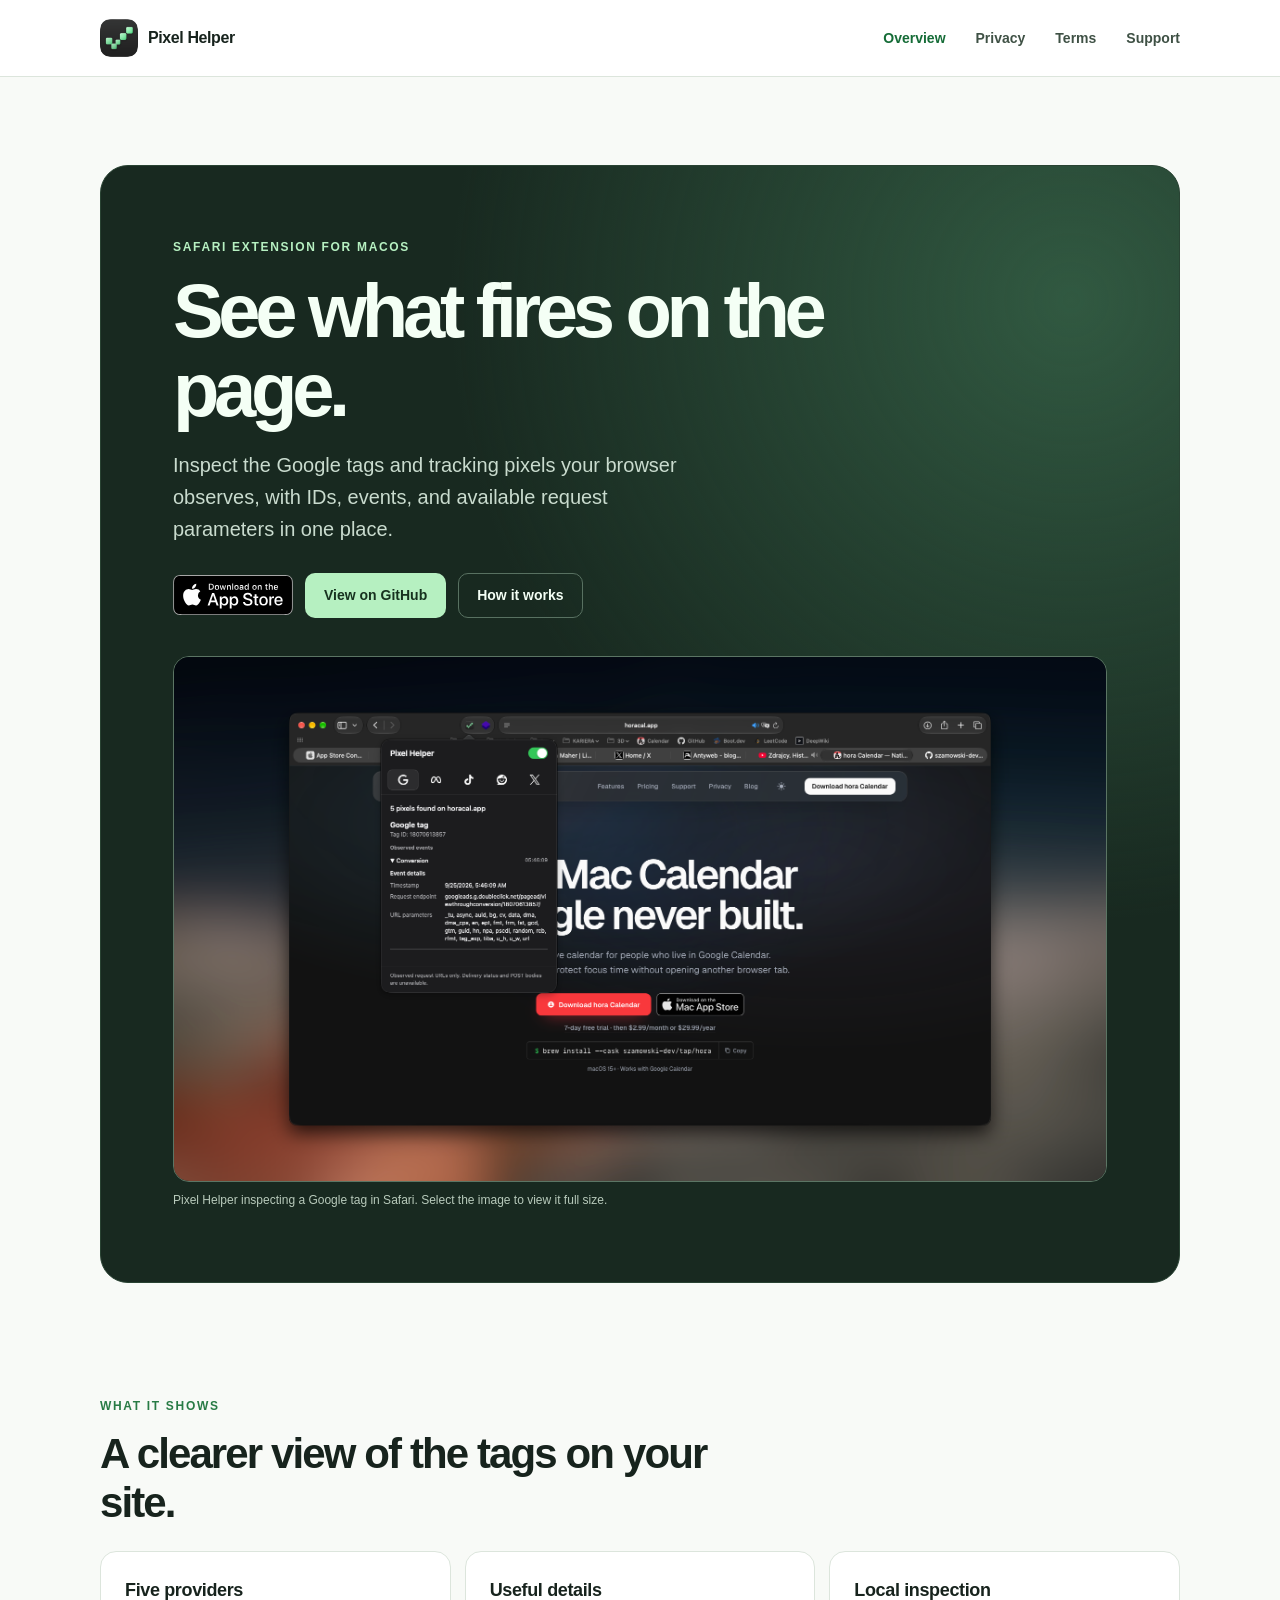
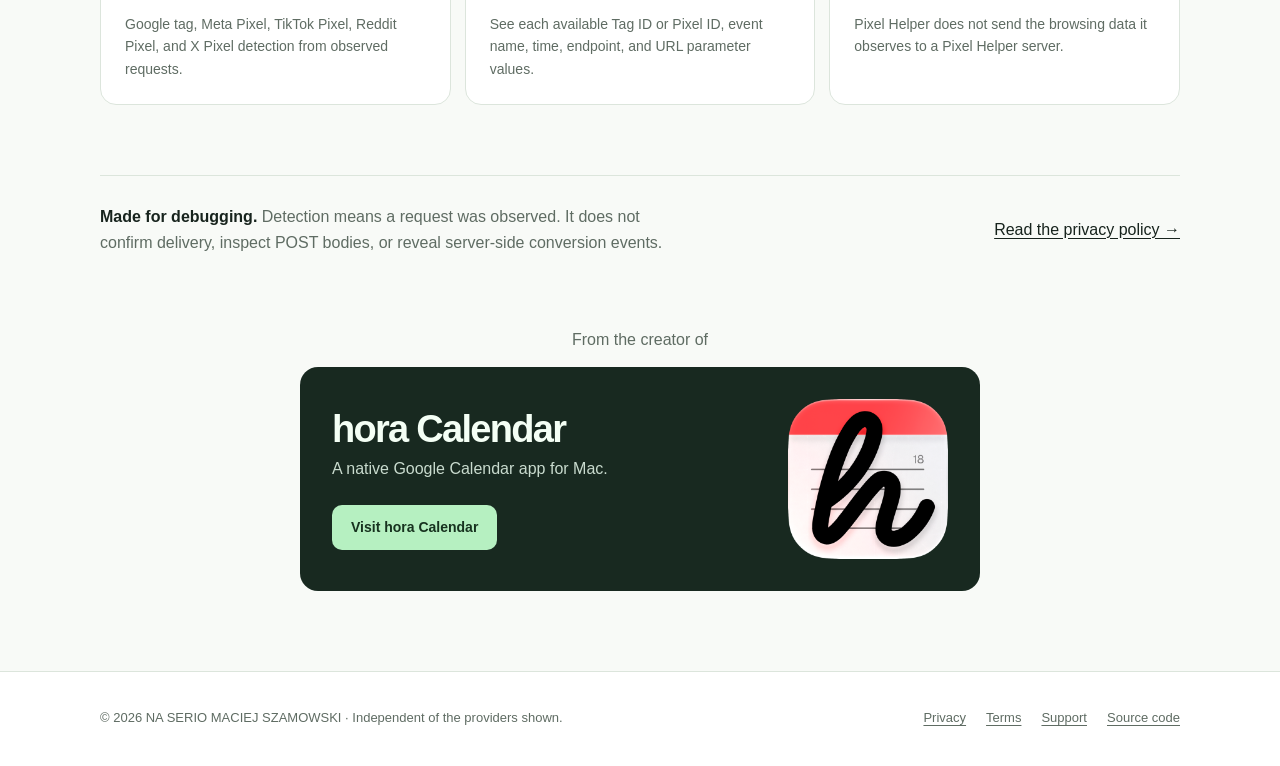
<file: docs/index.html>
<!doctype html>
<html lang="en">
<head>
  <meta charset="utf-8">
  <meta name="viewport" content="width=device-width, initial-scale=1">
  <meta name="description" content="Pixel Helper is a Safari extension for Mac that shows Google tags and Meta, TikTok, Reddit, and X pixels observed on the current page.">
  <title>Pixel Helper for Safari</title>
  <link rel="icon" href="favicon-32.png" type="image/png" sizes="32x32">
  <link rel="icon" href="icon.png" type="image/png" sizes="128x128">
  <link rel="stylesheet" href="styles.css">
</head>
<body>
  <header class="site-header"><div class="wrap">
    <a class="brand" href="./" aria-label="Pixel Helper home"><img src="icon.png" alt="">Pixel Helper</a>
    <nav class="site-nav" aria-label="Main navigation"><a href="./" aria-current="page">Overview</a><a href="privacy.html">Privacy</a><a href="terms.html">Terms</a><a href="support.html">Support</a></nav>
  </div></header>
  <main>
    <section class="hero wrap"><div class="hero-panel">
      <div>
        <p class="eyebrow">Safari extension for macOS</p>
        <h1>See what fires on the page.</h1>
        <p>Inspect the Google tags and tracking pixels your browser observes, with IDs, events, and available request parameters in one place.</p>
        <div class="actions"><a class="app-store-badge" href="https://apps.apple.com/app/apple-store/id6815964698?pt=128724444&amp;ct=website&amp;mt=8"><img src="app-store-badge.svg" width="120" height="40" alt="Download on the App Store"></a><a class="button" href="https://github.com/szamowski-dev/pixel-helper">View on GitHub</a><a class="button secondary" href="support.html">How it works</a></div>
      </div>
      <figure class="product-shot"><a href="pixel-helper-safari.png" aria-label="Open full-size Pixel Helper screenshot"><img src="pixel-helper-safari.png" width="2010" height="1131" alt="Pixel Helper in Safari showing a Google tag, its Tag ID, and conversion request details on horacal.app"></a><figcaption>Pixel Helper inspecting a Google tag in Safari. Select the image to view it full size.</figcaption></figure>
    </div></section>
    <section class="section wrap" aria-labelledby="features-title">
      <p class="eyebrow">What it shows</p><h2 class="section-heading" id="features-title">A clearer view of the tags on your site.</h2>
      <div class="cards">
        <div class="card"><h3>Five providers</h3><p>Google tag, Meta Pixel, TikTok Pixel, Reddit Pixel, and X Pixel detection from observed requests.</p></div>
        <div class="card"><h3>Useful details</h3><p>See each available Tag ID or Pixel ID, event name, time, endpoint, and URL parameter values.</p></div>
        <div class="card"><h3>Local inspection</h3><p>Pixel Helper does not send the browsing data it observes to a Pixel Helper server.</p></div>
      </div>
    </section>
    <section class="wrap strip"><p><strong>Made for debugging.</strong> Detection means a request was observed. It does not confirm delivery, inspect POST bodies, or reveal server-side conversion events.</p><a href="privacy.html">Read the privacy policy →</a></section>
    <section class="creator-section wrap" aria-labelledby="creator-title">
      <p>From the creator of</p>
      <div class="creator-card">
        <div>
          <h2 id="creator-title">hora Calendar</h2>
          <p>A native Google Calendar app for Mac.</p>
          <a class="button" href="https://horacal.app/">Visit hora Calendar</a>
        </div>
        <img src="hora-icon.png" width="512" height="512" alt="" loading="lazy">
      </div>
    </section>
  </main>
  <footer class="site-footer"><div class="wrap"><span>© 2026 NA SERIO MACIEJ SZAMOWSKI · Independent of the providers shown.</span><nav class="footer-links" aria-label="Footer"><a href="privacy.html">Privacy</a><a href="terms.html">Terms</a><a href="support.html">Support</a><a href="https://github.com/szamowski-dev/pixel-helper">Source code</a></nav></div></footer>
</body>
</html>
</file>
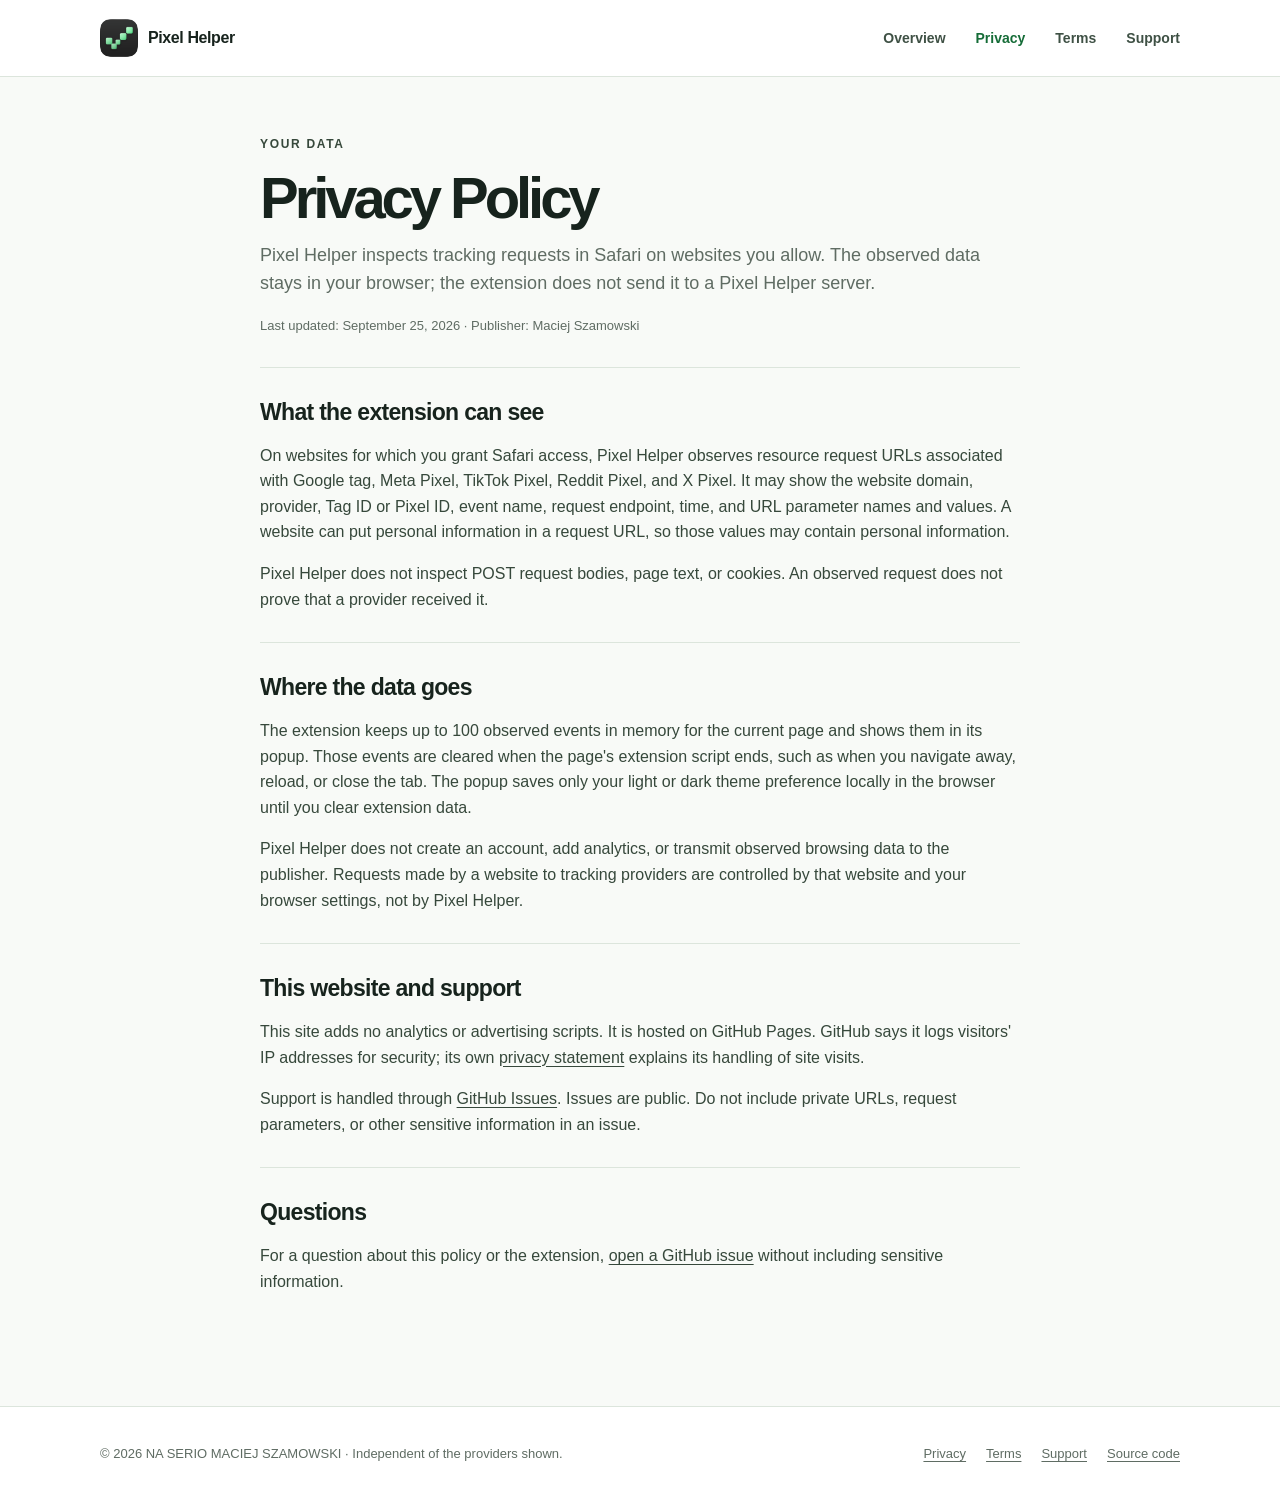
<file: docs/privacy.html>
<!doctype html>
<html lang="en">
<head>
  <meta charset="utf-8">
  <meta name="viewport" content="width=device-width, initial-scale=1">
  <meta name="description" content="Privacy policy for Pixel Helper, a Safari extension for macOS.">
  <title>Privacy Policy · Pixel Helper</title>
  <link rel="icon" href="favicon-32.png" type="image/png" sizes="32x32">
  <link rel="icon" href="icon.png" type="image/png" sizes="128x128">
  <link rel="stylesheet" href="styles.css">
</head>
<body>
  <header class="site-header"><div class="wrap">
    <a class="brand" href="./" aria-label="Pixel Helper home"><img src="icon.png" alt="">Pixel Helper</a>
    <nav class="site-nav" aria-label="Main navigation"><a href="./">Overview</a><a href="privacy.html" aria-current="page">Privacy</a><a href="terms.html">Terms</a><a href="support.html">Support</a></nav>
  </div></header>
  <main class="wrap"><article class="document">
    <p class="eyebrow">Your data</p><h1>Privacy Policy</h1>
    <p class="lead">Pixel Helper inspects tracking requests in Safari on websites you allow. The observed data stays in your browser; the extension does not send it to a Pixel Helper server.</p>
    <p class="updated">Last updated: September 25, 2026 · Publisher: Maciej Szamowski</p>

    <section><h2>What the extension can see</h2>
      <p>On websites for which you grant Safari access, Pixel Helper observes resource request URLs associated with Google tag, Meta Pixel, TikTok Pixel, Reddit Pixel, and X Pixel. It may show the website domain, provider, Tag ID or Pixel ID, event name, request endpoint, time, and URL parameter names and values. A website can put personal information in a request URL, so those values may contain personal information.</p>
      <p>Pixel Helper does not inspect POST request bodies, page text, or cookies. An observed request does not prove that a provider received it.</p>
    </section>
    <section><h2>Where the data goes</h2>
      <p>The extension keeps up to 100 observed events in memory for the current page and shows them in its popup. Those events are cleared when the page's extension script ends, such as when you navigate away, reload, or close the tab. The popup saves only your light or dark theme preference locally in the browser until you clear extension data.</p>
      <p>Pixel Helper does not create an account, add analytics, or transmit observed browsing data to the publisher. Requests made by a website to tracking providers are controlled by that website and your browser settings, not by Pixel Helper.</p>
    </section>
    <section><h2>This website and support</h2>
      <p>This site adds no analytics or advertising scripts. It is hosted on GitHub Pages. GitHub says it logs visitors' IP addresses for security; its own <a href="https://docs.github.com/en/site-policy/privacy-policies/github-general-privacy-statement">privacy statement</a> explains its handling of site visits.</p>
      <p>Support is handled through <a href="https://github.com/szamowski-dev/pixel-helper/issues/new">GitHub Issues</a>. Issues are public. Do not include private URLs, request parameters, or other sensitive information in an issue.</p>
    </section>
    <section><h2>Questions</h2>
      <p>For a question about this policy or the extension, <a href="https://github.com/szamowski-dev/pixel-helper/issues/new">open a GitHub issue</a> without including sensitive information.</p>
    </section>
  </article></main>
  <footer class="site-footer"><div class="wrap"><span>© 2026 NA SERIO MACIEJ SZAMOWSKI · Independent of the providers shown.</span><nav class="footer-links" aria-label="Footer"><a href="privacy.html">Privacy</a><a href="terms.html">Terms</a><a href="support.html">Support</a><a href="https://github.com/szamowski-dev/pixel-helper">Source code</a></nav></div></footer>
</body>
</html>
</file>
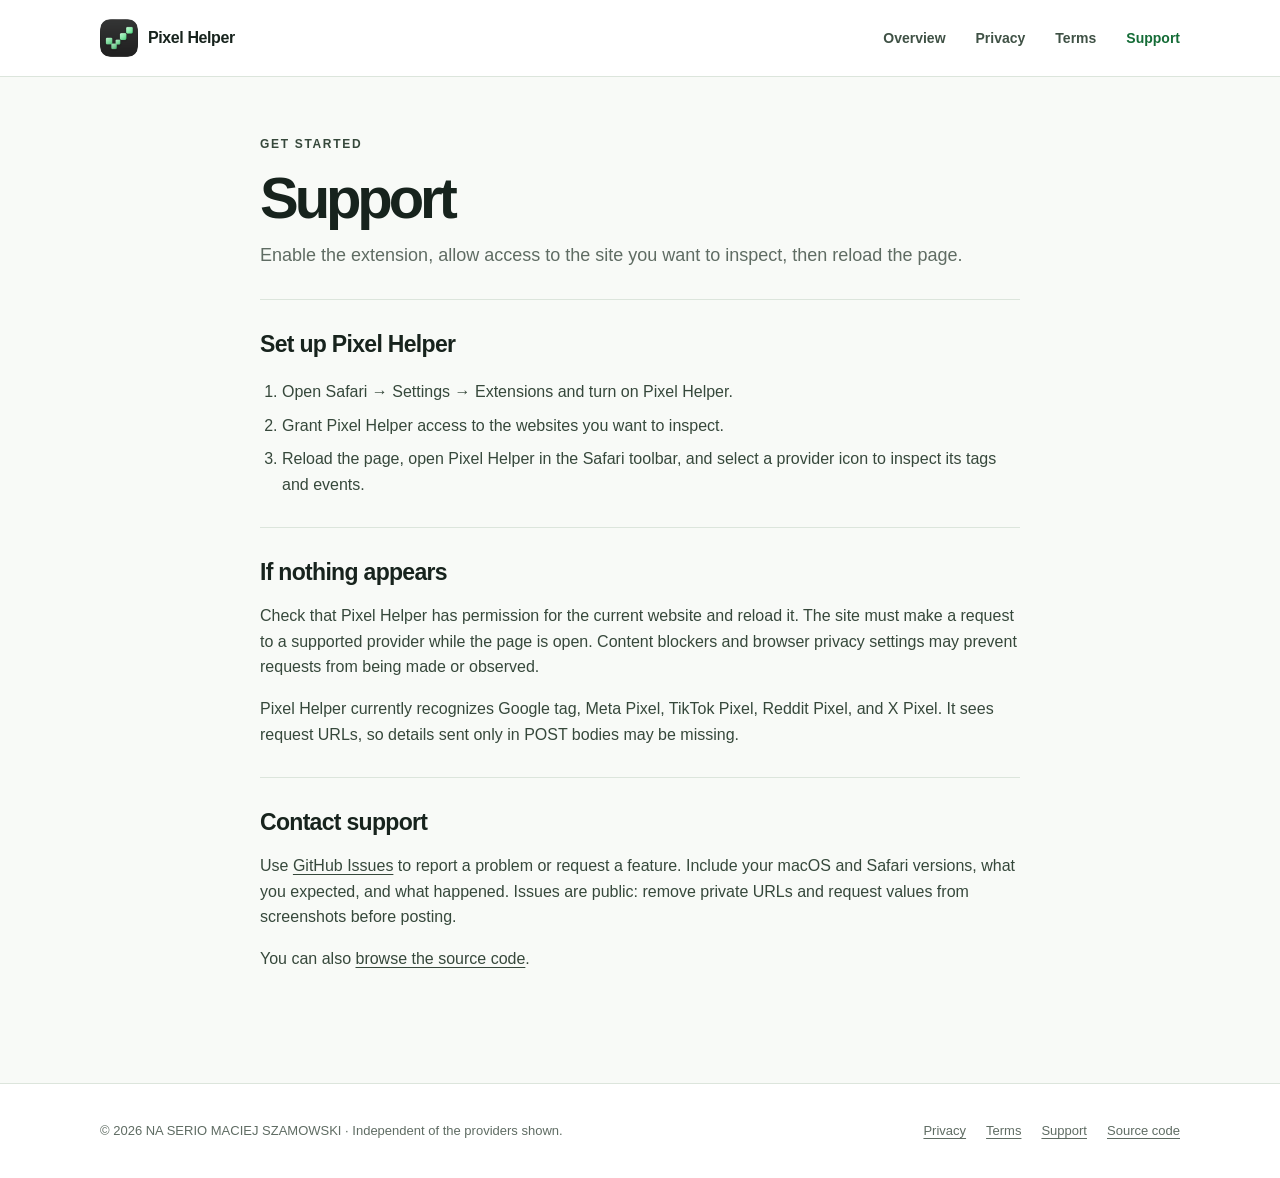
<file: docs/support.html>
<!doctype html>
<html lang="en">
<head>
  <meta charset="utf-8">
  <meta name="viewport" content="width=device-width, initial-scale=1">
  <meta name="description" content="Help and support for Pixel Helper in Safari on macOS.">
  <title>Support · Pixel Helper</title>
  <link rel="icon" href="favicon-32.png" type="image/png" sizes="32x32">
  <link rel="icon" href="icon.png" type="image/png" sizes="128x128">
  <link rel="stylesheet" href="styles.css">
</head>
<body>
  <header class="site-header"><div class="wrap">
    <a class="brand" href="./" aria-label="Pixel Helper home"><img src="icon.png" alt="">Pixel Helper</a>
    <nav class="site-nav" aria-label="Main navigation"><a href="./">Overview</a><a href="privacy.html">Privacy</a><a href="terms.html">Terms</a><a href="support.html" aria-current="page">Support</a></nav>
  </div></header>
  <main class="wrap"><article class="document">
    <p class="eyebrow">Get started</p><h1>Support</h1>
    <p class="lead">Enable the extension, allow access to the site you want to inspect, then reload the page.</p>

    <section><h2>Set up Pixel Helper</h2>
      <ol><li>Open Safari → Settings → Extensions and turn on Pixel Helper.</li><li>Grant Pixel Helper access to the websites you want to inspect.</li><li>Reload the page, open Pixel Helper in the Safari toolbar, and select a provider icon to inspect its tags and events.</li></ol>
    </section>
    <section><h2>If nothing appears</h2>
      <p>Check that Pixel Helper has permission for the current website and reload it. The site must make a request to a supported provider while the page is open. Content blockers and browser privacy settings may prevent requests from being made or observed.</p>
      <p>Pixel Helper currently recognizes Google tag, Meta Pixel, TikTok Pixel, Reddit Pixel, and X Pixel. It sees request URLs, so details sent only in POST bodies may be missing.</p>
    </section>
    <section><h2>Contact support</h2>
      <p>Use <a href="https://github.com/szamowski-dev/pixel-helper/issues/new">GitHub Issues</a> to report a problem or request a feature. Include your macOS and Safari versions, what you expected, and what happened. Issues are public: remove private URLs and request values from screenshots before posting.</p>
      <p>You can also <a href="https://github.com/szamowski-dev/pixel-helper">browse the source code</a>.</p>
    </section>
  </article></main>
  <footer class="site-footer"><div class="wrap"><span>© 2026 NA SERIO MACIEJ SZAMOWSKI · Independent of the providers shown.</span><nav class="footer-links" aria-label="Footer"><a href="privacy.html">Privacy</a><a href="terms.html">Terms</a><a href="support.html">Support</a><a href="https://github.com/szamowski-dev/pixel-helper">Source code</a></nav></div></footer>
</body>
</html>
</file>
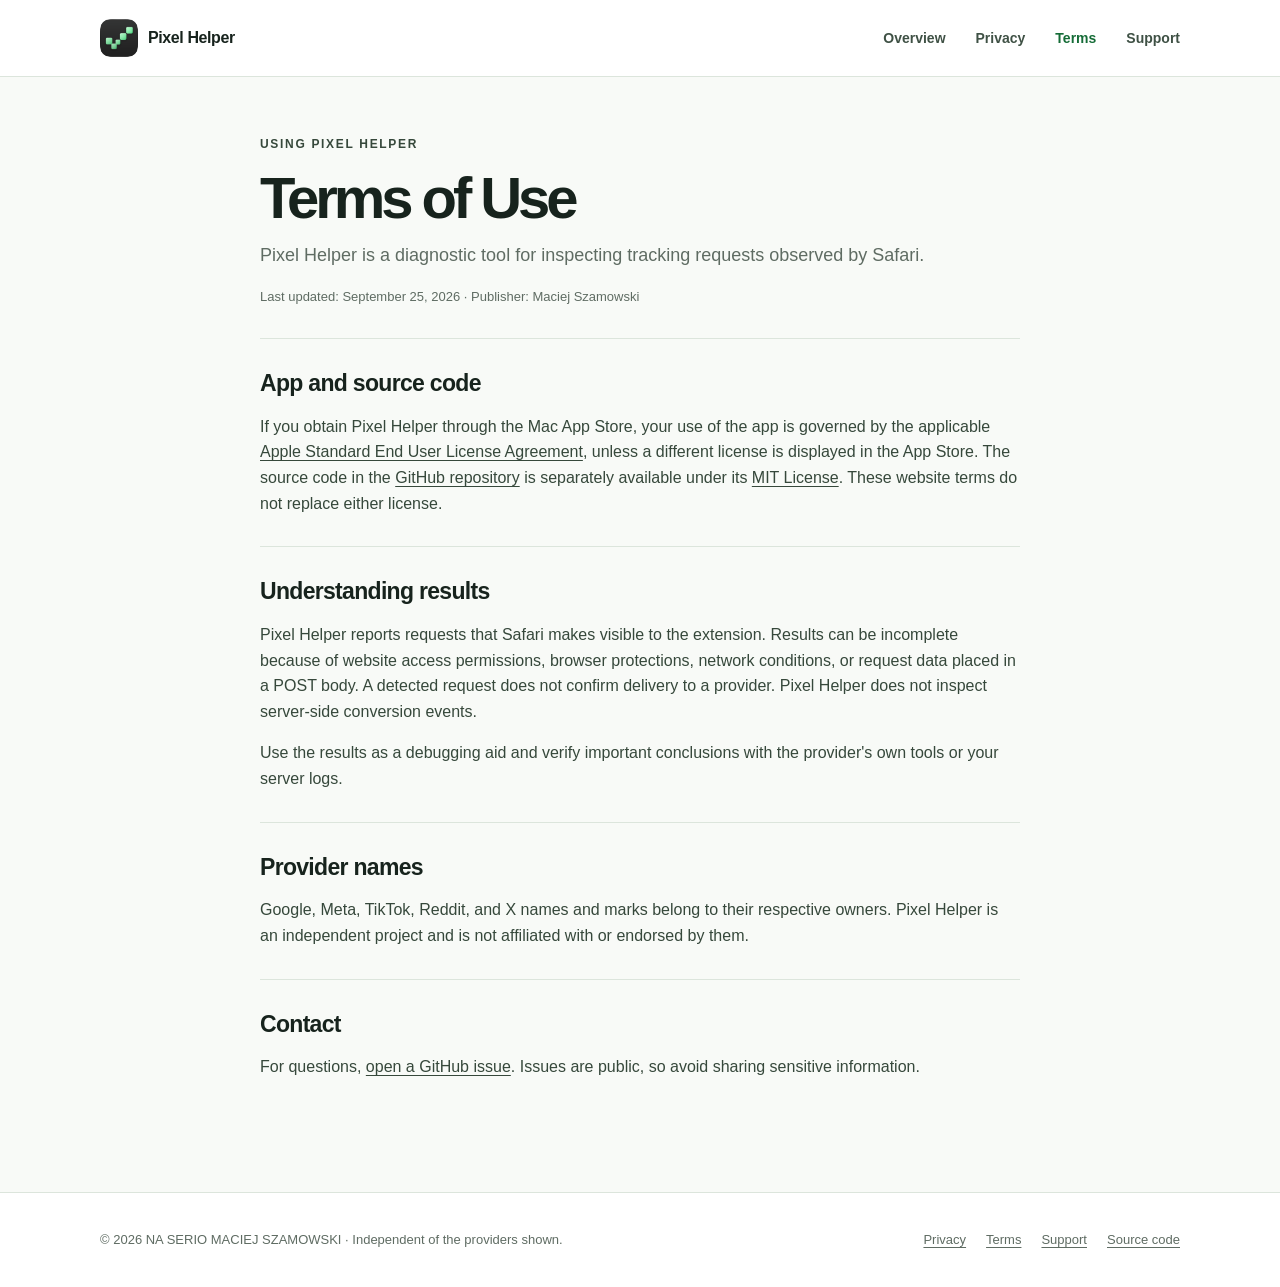
<file: docs/terms.html>
<!doctype html>
<html lang="en">
<head>
  <meta charset="utf-8">
  <meta name="viewport" content="width=device-width, initial-scale=1">
  <meta name="description" content="Terms of Use for the Pixel Helper website and Safari extension.">
  <title>Terms of Use · Pixel Helper</title>
  <link rel="icon" href="favicon-32.png" type="image/png" sizes="32x32">
  <link rel="icon" href="icon.png" type="image/png" sizes="128x128">
  <link rel="stylesheet" href="styles.css">
</head>
<body>
  <header class="site-header"><div class="wrap">
    <a class="brand" href="./" aria-label="Pixel Helper home"><img src="icon.png" alt="">Pixel Helper</a>
    <nav class="site-nav" aria-label="Main navigation"><a href="./">Overview</a><a href="privacy.html">Privacy</a><a href="terms.html" aria-current="page">Terms</a><a href="support.html">Support</a></nav>
  </div></header>
  <main class="wrap"><article class="document">
    <p class="eyebrow">Using Pixel Helper</p><h1>Terms of Use</h1>
    <p class="lead">Pixel Helper is a diagnostic tool for inspecting tracking requests observed by Safari.</p>
    <p class="updated">Last updated: September 25, 2026 · Publisher: Maciej Szamowski</p>

    <section><h2>App and source code</h2>
      <p>If you obtain Pixel Helper through the Mac App Store, your use of the app is governed by the applicable <a href="https://www.apple.com/legal/internet-services/itunes/dev/stdeula/">Apple Standard End User License Agreement</a>, unless a different license is displayed in the App Store. The source code in the <a href="https://github.com/szamowski-dev/pixel-helper">GitHub repository</a> is separately available under its <a href="https://github.com/szamowski-dev/pixel-helper/blob/main/LICENSE">MIT License</a>. These website terms do not replace either license.</p>
    </section>
    <section><h2>Understanding results</h2>
      <p>Pixel Helper reports requests that Safari makes visible to the extension. Results can be incomplete because of website access permissions, browser protections, network conditions, or request data placed in a POST body. A detected request does not confirm delivery to a provider. Pixel Helper does not inspect server-side conversion events.</p>
      <p>Use the results as a debugging aid and verify important conclusions with the provider's own tools or your server logs.</p>
    </section>
    <section><h2>Provider names</h2>
      <p>Google, Meta, TikTok, Reddit, and X names and marks belong to their respective owners. Pixel Helper is an independent project and is not affiliated with or endorsed by them.</p>
    </section>
    <section><h2>Contact</h2>
      <p>For questions, <a href="https://github.com/szamowski-dev/pixel-helper/issues/new">open a GitHub issue</a>. Issues are public, so avoid sharing sensitive information.</p>
    </section>
  </article></main>
  <footer class="site-footer"><div class="wrap"><span>© 2026 NA SERIO MACIEJ SZAMOWSKI · Independent of the providers shown.</span><nav class="footer-links" aria-label="Footer"><a href="privacy.html">Privacy</a><a href="terms.html">Terms</a><a href="support.html">Support</a><a href="https://github.com/szamowski-dev/pixel-helper">Source code</a></nav></div></footer>
</body>
</html>
</file>
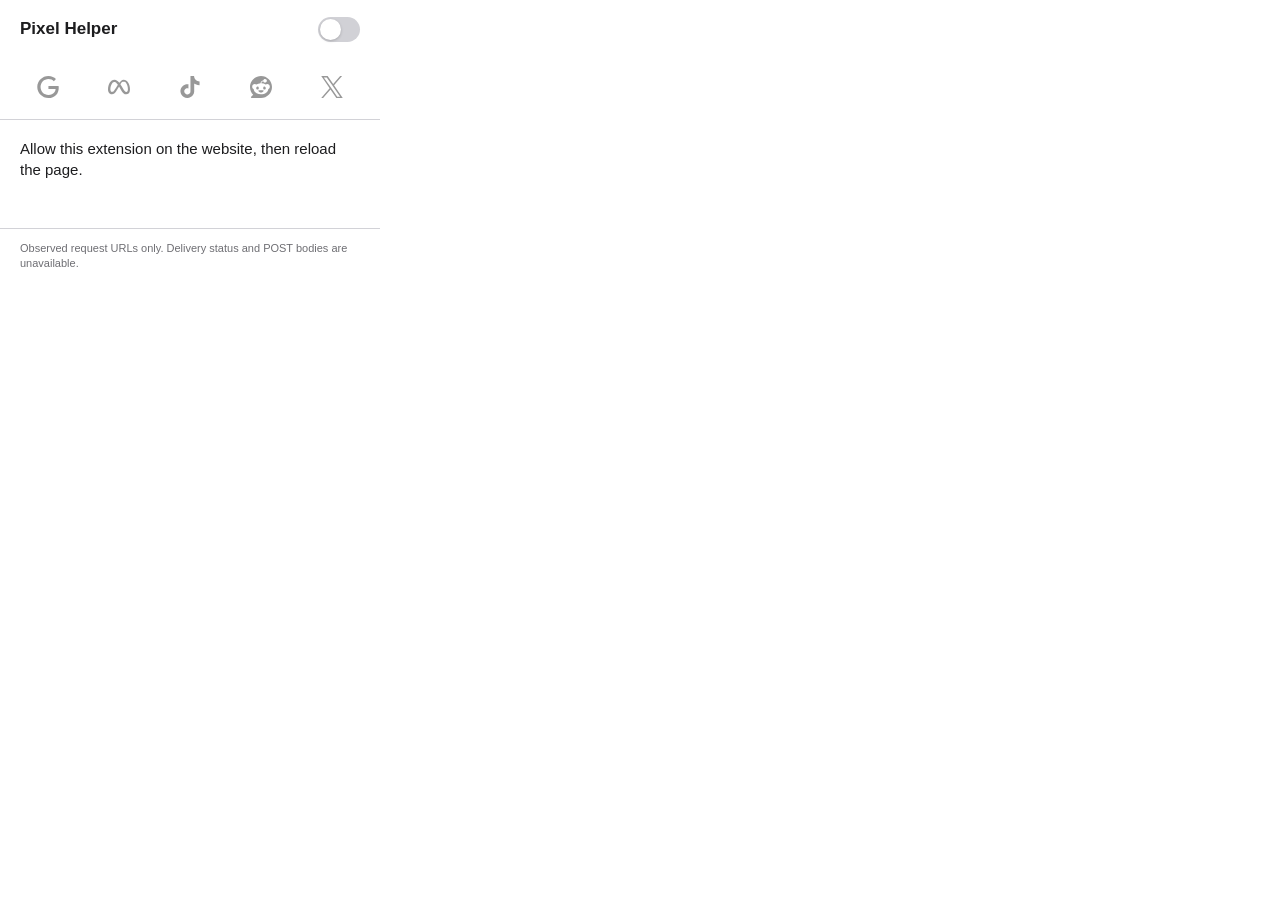
<file: Shared (Extension)/Resources/popup.html>
<!doctype html>
<html lang="en">
<head>
    <meta charset="utf-8">
    <meta name="viewport" content="width=device-width, initial-scale=1">
    <link rel="stylesheet" href="popup.css">
    <script src="popup.js" defer></script>
</head>
<body>
    <header>
        <h1>Pixel Helper</h1>
        <label class="theme-switch" title="Dark appearance">
            <input id="theme-toggle" type="checkbox" role="switch" aria-label="Dark appearance">
            <span aria-hidden="true"></span>
        </label>
    </header>
    <nav class="provider-tabs" aria-label="Pixel providers">
        <button type="button" data-provider="Google tag" aria-label="Google" title="Google" aria-pressed="false" disabled><img class="brand-icon" src="images/provider-google.svg" alt=""></button>
        <button type="button" data-provider="Meta Pixel" aria-label="Meta" title="Meta" aria-pressed="false" disabled><img class="brand-icon" src="images/provider-meta.svg" alt=""></button>
        <button type="button" data-provider="TikTok Pixel" aria-label="TikTok" title="TikTok" aria-pressed="false" disabled><img class="brand-icon" src="images/provider-tiktok.svg" alt=""></button>
        <button type="button" data-provider="Reddit Pixel" aria-label="Reddit" title="Reddit" aria-pressed="false" disabled><img class="brand-icon" src="images/provider-reddit.svg" alt=""></button>
        <button type="button" data-provider="X Pixel" aria-label="X" title="X" aria-pressed="false" disabled><img class="brand-icon" src="images/provider-x.svg" alt=""></button>
    </nav>
    <main>
        <p id="headline" role="status">Loading…</p>
        <p id="hint" hidden>Select a provider to see its pixels.</p>
        <div id="pixels" hidden></div>
    </main>
    <footer>Observed request URLs only. Delivery status and POST bodies are unavailable.</footer>
</body>
</html>
</file>
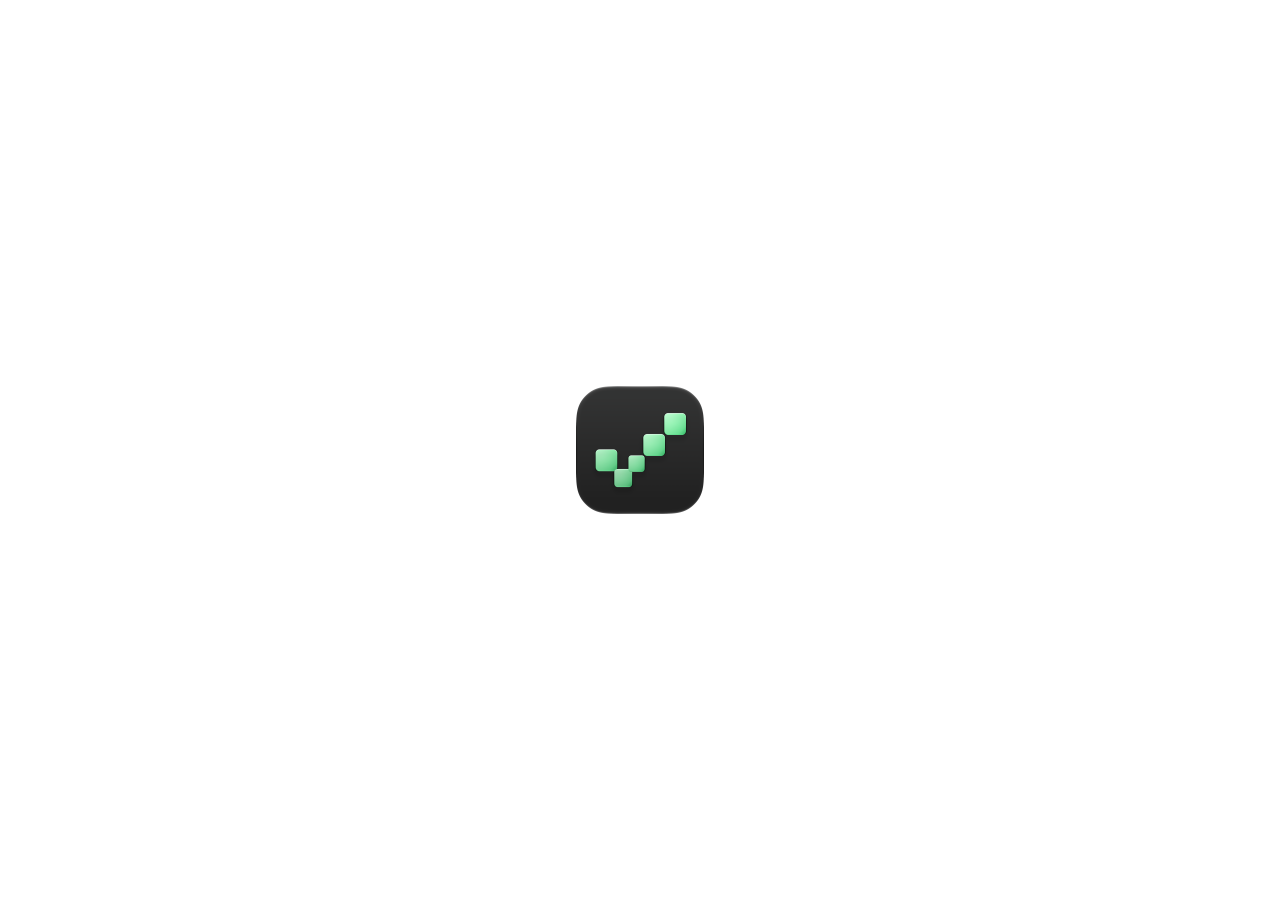
<file: Shared (App)/Resources/Base.lproj/Main.html>
<!DOCTYPE html>
<html>
<head>
    <meta http-equiv="Content-Type" content="text/html; charset=utf-8">
    <meta http-equiv="Content-Security-Policy" content="default-src 'self'">

    <meta name="viewport" content="width=device-width, initial-scale=1, user-scalable=no">

    <link rel="stylesheet" href="../Style.css">
    <script src="../Script.js" defer></script>
</head>
<body>
    <img src="../Icon.png" width="128" height="128" alt="Pixel Helper Icon">
    <p class="platform-ios">You can turn on Pixel Helper’s Safari extension in Settings.</p>
    <p class="platform-mac state-unknown">You can turn on Pixel Helper’s extension in Safari Extensions preferences.</p>
    <p class="platform-mac state-on">Pixel Helper’s extension is currently on. You can turn it off in Safari Extensions preferences.</p>
    <p class="platform-mac state-off">Pixel Helper’s extension is currently off. You can turn it on in Safari Extensions preferences.</p>
    <button class="platform-mac open-preferences">Quit and Open Safari Extensions Preferences…</button>
</body>
</html>
</file>
<file: docs/styles.css>
:root {
  color-scheme: light;
  --ink: #17231d;
  --muted: #5f6c63;
  --line: #dce5dc;
  --paper: #f8faf7;
  --mint: #b6f0c1;
  font: 16px/1.6 -apple-system, BlinkMacSystemFont, "Segoe UI", sans-serif;
}

* { box-sizing: border-box; }
html { scroll-behavior: smooth; }
body { margin: 0; background: var(--paper); color: var(--ink); }
a { color: inherit; text-underline-offset: 3px; }
a:focus-visible { outline: 3px solid #39975d; outline-offset: 4px; border-radius: 3px; }
.wrap { width: min(1080px, calc(100% - 40px)); margin-inline: auto; }
.site-header { border-bottom: 1px solid var(--line); background: #fff; }
.site-header .wrap { display: flex; align-items: center; justify-content: space-between; gap: 24px; min-height: 76px; }
.brand { display: inline-flex; align-items: center; gap: 10px; color: var(--ink); font-weight: 750; letter-spacing: -.025em; text-decoration: none; white-space: nowrap; }
.brand img { width: 38px; height: 38px; border-radius: 10px; }
.site-nav { display: flex; gap: clamp(14px, 3vw, 30px); align-items: center; flex-wrap: wrap; }
.site-nav a { color: #3f5145; font-size: 14px; font-weight: 600; text-decoration: none; }
.site-nav a:hover, .site-nav a[aria-current="page"] { color: #156c37; }
.hero { padding-block: clamp(44px, 8vw, 88px); }
.hero-panel { overflow: hidden; border: 1px solid #294333; border-radius: 28px; background: radial-gradient(circle at 90% 12%, #315941, transparent 45%), #182920; color: #f4fff5; padding: clamp(30px, 6vw, 72px); }
.eyebrow { margin: 0 0 14px; color: #287b45; font-size: 12px; font-weight: 800; letter-spacing: .14em; text-transform: uppercase; }
.hero .eyebrow { color: var(--mint); }
h1, h2, h3, p { margin-top: 0; }
h1 { max-width: 680px; margin-bottom: 20px; font-size: clamp(44px, 7vw, 76px); font-weight: 760; letter-spacing: -.07em; line-height: 1.04; }
.hero p:not(.eyebrow) { max-width: 525px; color: #c9dbce; font-size: clamp(17px, 2vw, 20px); }
.actions { display: flex; flex-wrap: wrap; align-items: center; gap: 12px; margin-top: 28px; }
.app-store-badge { display: inline-flex; }
.app-store-badge img { display: block; }
.button { display: inline-flex; align-items: center; justify-content: center; min-height: 44px; border: 1px solid transparent; border-radius: 10px; padding: 10px 18px; background: var(--mint); color: #17321f; font-size: 14px; font-weight: 750; text-decoration: none; }
.button:hover { background: #d2fbd9; }
.button.secondary { border-color: #587161; background: transparent; color: #f4fff5; }
.button.secondary:hover { background: #2d4635; }
.product-shot { margin: 38px 0 0; }
.product-shot a { display: block; border: 1px solid #5b7564; border-radius: 16px; overflow: hidden; }
.product-shot img { display: block; width: 100%; height: auto; }
.product-shot figcaption { margin-top: 9px; color: #b8cabb; font-size: 12px; }
.section { padding-block: 26px 70px; }
.section-heading { max-width: 680px; margin-bottom: 24px; font-size: clamp(28px, 4vw, 42px); letter-spacing: -.045em; line-height: 1.15; }
.cards { display: grid; grid-template-columns: repeat(3, 1fr); gap: 14px; }
.card { border: 1px solid var(--line); border-radius: 16px; background: #fff; padding: 24px; }
.card h3 { margin-bottom: 8px; font-size: 18px; letter-spacing: -.02em; }
.card p { margin-bottom: 0; color: var(--muted); font-size: 14px; }
.strip { display: flex; align-items: center; justify-content: space-between; gap: 28px; border-top: 1px solid var(--line); padding-block: 28px 72px; }
.strip p { max-width: 590px; margin: 0; color: var(--muted); }
.strip strong { color: var(--ink); }
.creator-section { padding-bottom: 80px; text-align: center; }
.creator-section > p { margin-bottom: 14px; color: var(--muted); }
.creator-card { display: flex; align-items: center; justify-content: space-between; gap: 24px; max-width: 680px; margin-inline: auto; border-radius: 18px; background: #182920; padding: 32px; color: #f4fff5; text-align: left; }
.creator-card h2 { margin-bottom: 4px; font-size: clamp(28px, 4vw, 38px); letter-spacing: -.045em; line-height: 1.15; }
.creator-card p { margin-bottom: 24px; color: #c9dbce; }
.creator-card img { width: clamp(96px, 22vw, 160px); height: auto; flex: none; border-radius: 24%; }
.document { max-width: 760px; margin: 0 auto; padding: 58px 0 96px; }
.document h1 { margin-bottom: 12px; font-size: clamp(40px, 6vw, 58px); }
.document .lead { color: var(--muted); font-size: 18px; }
.document .updated { color: var(--muted); font-size: 13px; }
.document section { border-top: 1px solid var(--line); margin-top: 30px; padding-top: 26px; }
.document h2 { margin-bottom: 12px; font-size: 23px; letter-spacing: -.03em; }
.document p, .document li { color: #36483b; }
.document ul, .document ol { padding-left: 22px; }
.document li + li { margin-top: 8px; }
.callout { border-left: 4px solid #64bd7a; border-radius: 0 8px 8px 0; background: #ebf6ed; padding: 14px 18px; }
.site-footer { border-top: 1px solid var(--line); background: #fff; }
.site-footer .wrap { display: flex; align-items: center; justify-content: space-between; flex-wrap: wrap; gap: 12px 24px; min-height: 94px; padding-block: 20px; color: var(--muted); font-size: 13px; }
.footer-links { display: flex; flex-wrap: wrap; gap: 10px 20px; }
@media (max-width: 760px) {
  .cards { grid-template-columns: 1fr; }
  .strip { align-items: flex-start; flex-direction: column; }
}
@media (max-width: 520px) {
  .site-header .wrap { align-items: flex-start; flex-direction: column; justify-content: center; gap: 8px; padding-block: 12px; }
  .site-nav { gap: 8px 16px; }
  .creator-card { align-items: flex-start; flex-direction: column-reverse; padding: 24px; }
  .creator-card img { width: 80px; }
  .document { padding-top: 40px; }
}
@media (prefers-reduced-motion: reduce) { html { scroll-behavior: auto; } }
</file>
<file: Shared (Extension)/Resources/popup.css>
:root { color-scheme: light; font-family: -apple-system, BlinkMacSystemFont, sans-serif; font-size: 13px; --background: #fff; --foreground: #1d1d1f; --surface: #f2f2f7; --secondary: #6e6e73; --separator: #d2d2d7; }
@media (prefers-color-scheme: dark) { :root { color-scheme: dark; --background: #1c1c1e; --foreground: #f5f5f7; --surface: #2c2c2e; --secondary: #aeaeb2; --separator: #48484a; } }
:root[data-theme="light"] { color-scheme: light; --background: #fff; --foreground: #1d1d1f; --surface: #f2f2f7; --secondary: #6e6e73; --separator: #d2d2d7; }
:root[data-theme="dark"] { color-scheme: dark; --background: #1c1c1e; --foreground: #f5f5f7; --surface: #2c2c2e; --secondary: #aeaeb2; --separator: #48484a; }
* { box-sizing: border-box; }
body { display: flex; flex-direction: column; width: 380px; max-height: 540px; margin: 0; overflow: hidden; color: var(--foreground); background: var(--background); transition: color .18s, background-color .18s; }
header, .provider-tabs, footer { flex-shrink: 0; }
header { display: flex; align-items: center; justify-content: space-between; padding: 17px 20px 15px; }
h1 { margin: 0; font-size: 17px; font-weight: 600; line-height: 1.2; }
.theme-switch { position: relative; display: block; width: 42px; height: 25px; cursor: pointer; }
.theme-switch input { position: absolute; inset: 0; width: 100%; height: 100%; margin: 0; opacity: 0; cursor: pointer; }
.theme-switch span { display: block; width: 100%; height: 100%; border-radius: 999px; background: #d1d1d6; transition: background-color .18s; }
.theme-switch span::before { content: ""; position: absolute; top: 2px; left: 2px; width: 21px; height: 21px; border-radius: 50%; background: #fff; box-shadow: 0 1px 3px #0003; transition: transform .18s; }
.theme-switch input:checked + span { background: #34c759; }
.theme-switch input:checked + span::before { transform: translateX(17px); }
.theme-switch input:focus-visible + span { outline: 2px solid #0a84ff; outline-offset: 3px; }
.provider-tabs { display: grid; grid-template-columns: repeat(5, 1fr); gap: 5px; padding: 8px 15px 10px; border-bottom: 1px solid var(--separator); }
.provider-tabs button { display: grid; place-items: center; height: 44px; padding: 0; border: 1px solid transparent; border-radius: 9px; background: transparent; color: var(--foreground); opacity: .4; cursor: pointer; }
.provider-tabs button[data-detected="true"], .provider-tabs button[aria-pressed="true"] { opacity: 1; }
.provider-tabs button[aria-pressed="true"] { border-color: var(--separator); background: var(--surface); }
.provider-tabs button:hover:not(:disabled):not([aria-pressed="true"]) { background: var(--surface); }
.provider-tabs button:disabled { cursor: default; }
.provider-tabs button:focus-visible { outline: 2px solid #0a84ff; outline-offset: 2px; }
.brand-icon { display: block; width: 22px; height: 22px; }
:root[data-theme="dark"] .brand-icon { filter: invert(1); }
main { min-height: 108px; overflow-y: auto; padding: 18px 20px 20px; }
#headline { margin: 0; font-size: 15px; font-weight: 500; line-height: 1.4; overflow-wrap: anywhere; }
#hint { margin: 14px 0 0; color: var(--secondary); line-height: 1.4; }
#pixels { margin-top: 16px; }
.pixel { padding: 16px 0; border-top: 1px solid var(--separator); }
.pixel:first-child { padding-top: 0; border-top: 0; }
.provider { margin: 0 0 4px; font-size: 16px; font-weight: 600; }
.pixel-id { margin: 0 0 14px; color: var(--secondary); font-size: 12px; overflow-wrap: anywhere; }
.events-label { margin: 0 0 4px; color: var(--secondary); font-size: 11px; font-weight: 600; }
details { border-bottom: 1px solid var(--separator); }
.pixel details:last-child { border-bottom: 0; }
summary { padding: 10px 0; cursor: pointer; font-size: 13px; }
summary:focus-visible { outline: 2px solid #0a84ff; outline-offset: 2px; }
.event-name { font-weight: 500; overflow-wrap: anywhere; }
time { float: right; color: var(--secondary); font-size: 11px; white-space: nowrap; }
.event-details { padding: 2px 0 14px; font-size: 12px; }
.event-details h3 { margin: 0 0 10px; font-size: 12px; font-weight: 600; }
.event-details dl + h3 { margin-top: 18px; }
.event-details dl { display: grid; grid-template-columns: 108px minmax(0, 1fr); gap: 7px 10px; margin: 0; line-height: 1.4; }
.event-details dt { color: var(--secondary); }
.event-details dd { margin: 0; overflow-wrap: anywhere; }
footer { padding: 12px 20px 15px; border-top: 1px solid var(--separator); color: var(--secondary); font-size: 11px; line-height: 1.4; }
@media (prefers-reduced-motion: reduce) { body, .theme-switch span, .theme-switch span::before { transition: none; } }
</file>
<file: Shared (App)/Resources/Style.css>
* {
    -webkit-user-select: none;
    -webkit-user-drag: none;
    cursor: default;
}

:root {
    color-scheme: light dark;

    --spacing: 20px;
}

html {
    height: 100%;
}

body {
    display: flex;
    align-items: center;
    justify-content: center;
    flex-direction: column;

    gap: var(--spacing);
    margin: 0 calc(var(--spacing) * 2);
    height: 100%;

    font: -apple-system-short-body;
    text-align: center;
}

body:not(.platform-mac, .platform-ios) :is(.platform-mac, .platform-ios) {
    display: none;
}

body.platform-ios .platform-mac {
    display: none;
}

body.platform-mac .platform-ios {
    display: none;
}

body.platform-ios .platform-mac {
    display: none;
}

body:not(.state-on, .state-off) :is(.state-on, .state-off) {
    display: none;
}

body.state-on :is(.state-off, .state-unknown) {
    display: none;
}

body.state-off :is(.state-on, .state-unknown) {
    display: none;
}

button {
    font-size: 1em;
}
</file>
